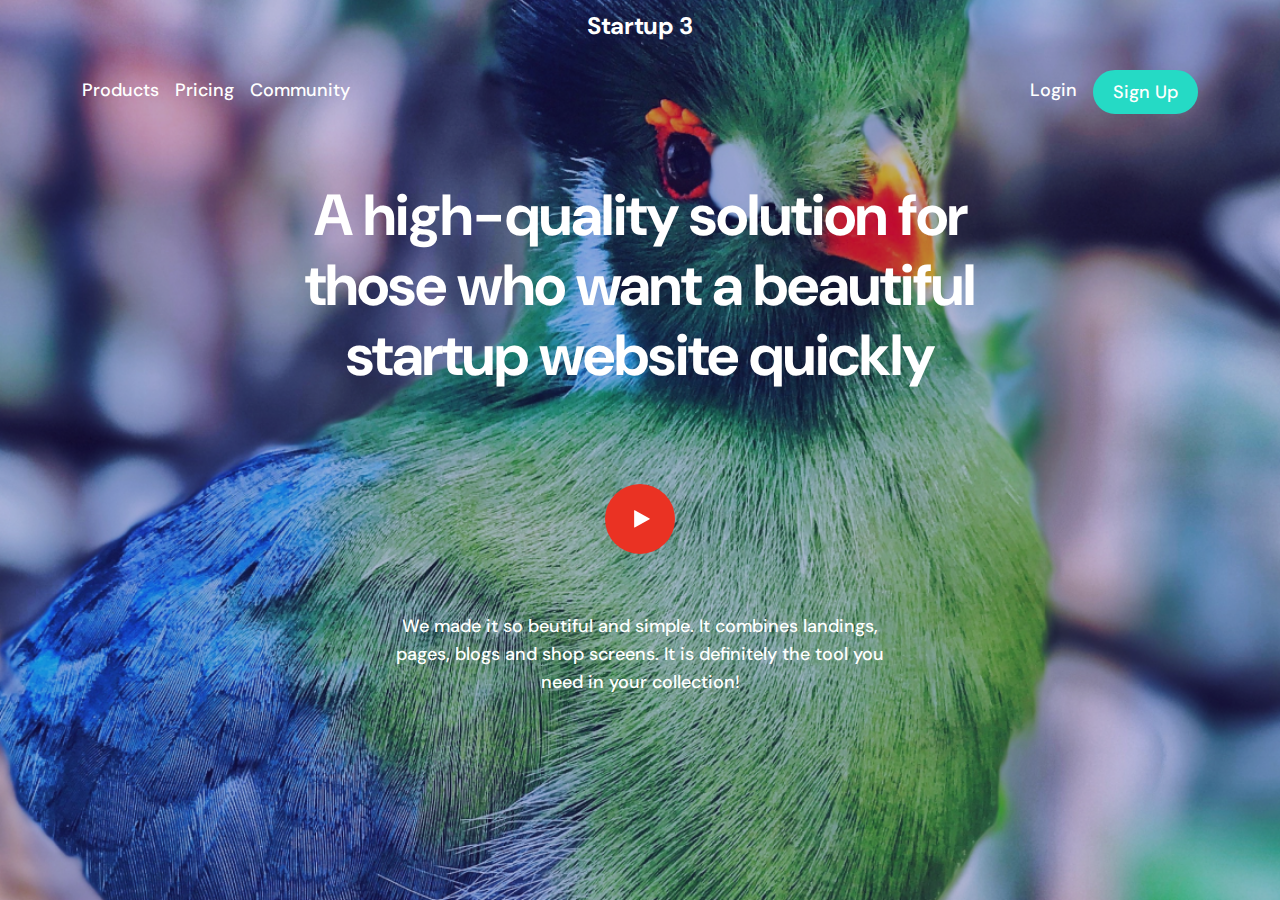
<file: index.html>
<!DOCTYPE html>
<html lang="en">

<head>
    <meta charset="UTF-8">
    <meta name="viewport" content="width=device-width, initial-scale=1.0">
    <title>header-6</title>
    <link rel="stylesheet" href="./assets/css/style.css">
    <link href="https://cdn.jsdelivr.net/npm/bootstrap@5.3.3/dist/css/bootstrap.min.css" rel="stylesheet"
        integrity="sha384-QWTKZyjpPEjISv5WaRU9OFeRpok6YctnYmDr5pNlyT2bRjXh0JMhjY6hW+ALEwIH" crossorigin="anonymous">

</head>

<body>
    <section class="min-vh-100 header-6">
        <nav class="d-flex align-items-center justify-content-center">
            <div class="container w-100">
                <div class="d-flex align-items-center justify-content-center">
                    <a href="#" class="logo">Startup 3</a>
                </div>
                <input type="checkbox" id="menu-list" hidden>
                <label for="menu-list">
                    <span></span>
                    <span></span>
                    <span></span>
                </label>
                <ul class="parent d-flex align-items-center w-100 justify-content-between list-unstyled">
                    <li>
                        <ul class="d-flex align-items-center gap-3 list-unstyled">
                            <li><a href="#" class="text">Products</a></li>
                            <li><a href="#" class="text">Pricing</a></li>
                            <li><a href="#" class="text">Community</a></li>
                        </ul>
                    </li>
                    <li>
                        <ul class="d-flex align-items-center gap-3 list-unstyled">
                            <li><a href="#" class="text">Login </a></li>
                            <li><button class="sign-btn">Sign Up </button></li>
                        </ul>
                    </li>
                </ul>
            </div>

        </nav>

        <div class="flex-grow d-flex align-items-center justify-content-center flex-column">
            <h3 class="solution">A high-quality solution for <br>
                those who want a beautiful<br> startup website quickly</h3>
            <p class="svg-youtube">
                <a href="#">
                    <svg width="70" height="70" viewBox="0 0 70 70" fill="none" xmlns="http://www.w3.org/2000/svg">
                        <rect width="70" height="70" rx="35" fill="#EA3223" />
                        <path
                            d="M44.5851 35.2031L29.7637 43.4397C29.5925 43.5365 29.4437 43.5476 29.3172 43.4732C29.1982 43.3988 29.1387 43.2649 29.1387 43.0714V26.6429C29.1387 26.4494 29.1982 26.3155 29.3172 26.2411C29.4437 26.1667 29.5925 26.1778 29.7637 26.2746L44.5851 34.5112C44.7562 34.6079 44.8418 34.7232 44.8418 34.8571C44.8418 34.9911 44.7562 35.1064 44.5851 35.2031Z"
                            fill="white" />
                    </svg>

                </a>
            </p>
            <p class="para">We made it so beutiful and simple. It combines landings,<br> pages, blogs and shop
                screens.
                It is
                definitely the tool you <br>need in your collection! </p>

        </div>







        <!--nav class="topnav">
                <input type="checkbox" id="menu-list" hidden>
                <label for="menu-list">
                    <span></span>
                    <span></span>
                    <span></span>
                </label>
                <div class="topnav-centered text-center">
                    <a href="#home" class="active">Startup 3</a>
                </div>
                <div class="parent">
                    <ul class="topnav-left d-flex align-items-center">
                        <li><a href="#news">Products</a></li>
                        <li><a href="#news">Pricing</a></li>
                        <li><a href="#contact">Community</a></li>
                    </ul>
                    <ul class="topnav-right  d-flex align-items-center">
                        <li><a href="#search">Login</a></li>
                        <li><button class="sign-btn">Sign Up</button></li>
                    </ul>
                </div>


            </nav>
        </div>
        <div class="flex-grow d-flex align-items-center justify-content-center flex-column">
            <h3 class="solution">A high-quality solution for <br>
                those who want a beautiful<br> startup website quickly</h3>
            <p class="svg-youtube">
                <a href="#">
                    <svg width="70" height="70" viewBox="0 0 70 70" fill="none" xmlns="http://www.w3.org/2000/svg">
                        <rect width="70" height="70" rx="35" fill="#EA3223" />
                        <path
                            d="M44.5851 35.2031L29.7637 43.4397C29.5925 43.5365 29.4437 43.5476 29.3172 43.4732C29.1982 43.3988 29.1387 43.2649 29.1387 43.0714V26.6429C29.1387 26.4494 29.1982 26.3155 29.3172 26.2411C29.4437 26.1667 29.5925 26.1778 29.7637 26.2746L44.5851 34.5112C44.7562 34.6079 44.8418 34.7232 44.8418 34.8571C44.8418 34.9911 44.7562 35.1064 44.5851 35.2031Z"
                            fill="white" />
                    </svg>

                </a>
            </p>
            <p class="para">We made it so beutiful and simple. It combines landings,<br> pages, blogs and shop
                screens.
                It is
                definitely the tool you <br>need in your collection! </p>

        </div-->

    </section>
    <script src="https://cdn.jsdelivr.net/npm/bootstrap@5.3.3/dist/js/bootstrap.bundle.min.js"
        integrity="sha384-YvpcrYf0tY3lHB60NNkmXc5s9fDVZLESaAA55NDzOxhy9GkcIdslK1eN7N6jIeHz"
        crossorigin="anonymous"></script>

</body>

</html>
</file>
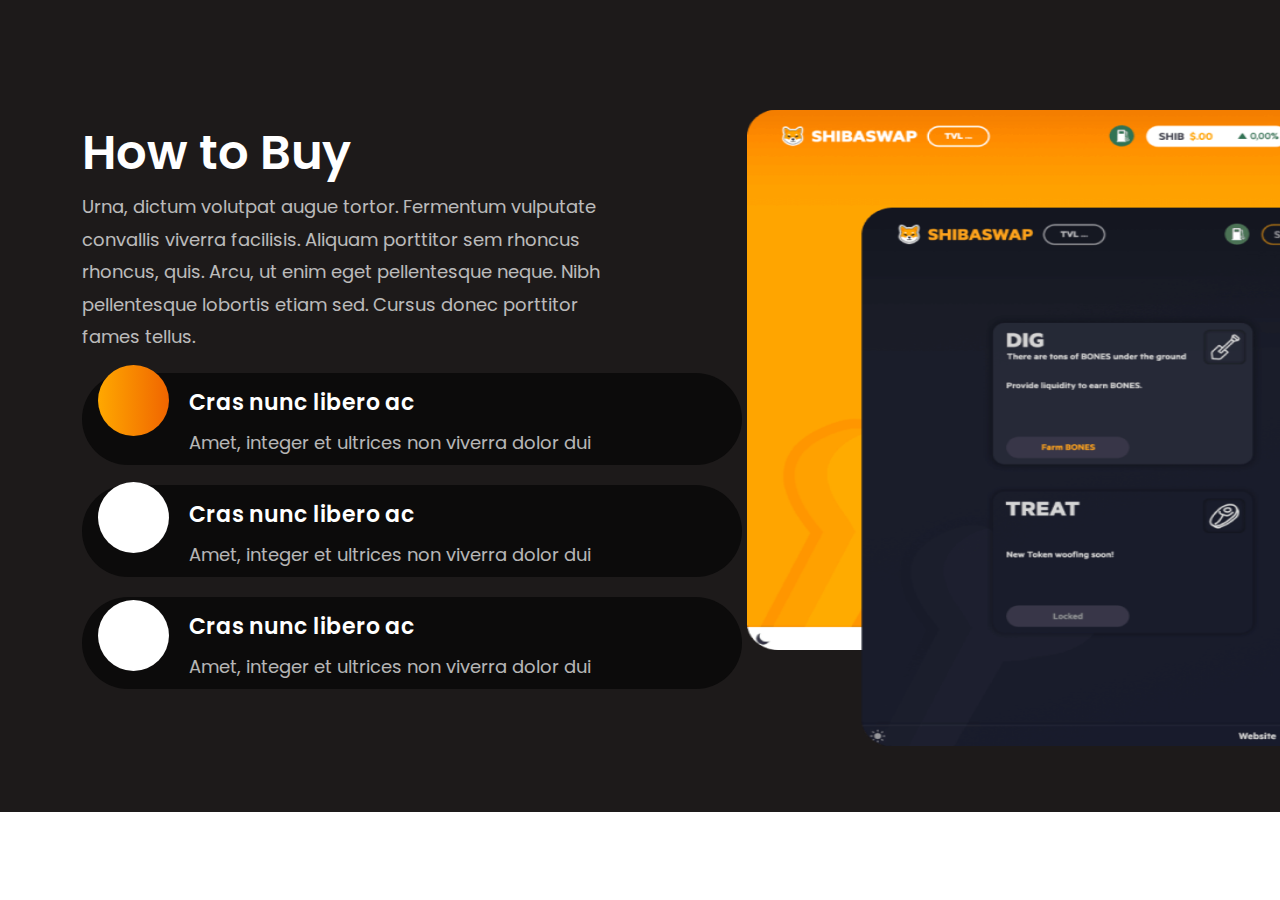
<file: overflow-section/index.html>
<!DOCTYPE html>
<html lang="en">

<head>
    <meta charset="UTF-8">
    <meta name="viewport" content="width=device-width, initial-scale=1.0">
    <title>Document</title>
    <link rel="stylesheet" href="./assets/css/overflow.css">
    <link href="https://cdn.jsdelivr.net/npm/bootstrap@5.3.3/dist/css/bootstrap.min.css" rel="stylesheet"
        integrity="sha384-QWTKZyjpPEjISv5WaRU9OFeRpok6YctnYmDr5pNlyT2bRjXh0JMhjY6hW+ALEwIH" crossorigin="anonymous">

</head>

<body>
    <section class="overflow-section">
        <div class="container w-100">
            <div class="row justify-content-between">
                <div class="col-12 col-sm-6 mb-sm-0">
                    <div class="card-overflow position-relative">
                        <h2 class="heading">How to Buy</h2>
                        <p class="para">Urna, dictum volutpat augue tortor. Fermentum vulputate convallis viverra
                            facilisis.
                            Aliquam
                            porttitor sem rhoncus rhoncus, quis. Arcu, ut enim eget pellentesque neque. Nibh
                            pellentesque
                            lobortis etiam sed. Cursus donec porttitor fames tellus.</p>
                        <div class="svg-1">
                            <svg width="71" height="71" viewBox="0 0 71 71" fill="none"
                                xmlns="http://www.w3.org/2000/svg">
                                <circle cx="35.5" cy="35.5" r="35.5" fill="url(#paint0_linear_49789_2896)" />
                                <defs>
                                    <linearGradient id="paint0_linear_49789_2896" x1="0" y1="35.5" x2="71" y2="35.5"
                                        gradientUnits="userSpaceOnUse">
                                        <stop stop-color="#FFA800" />
                                        <stop offset="1" stop-color="#F06500" />
                                    </linearGradient>
                                </defs>
                            </svg>
                        </div>
                        <div class="box-1">
                            <h1 class="Cras">Cras nunc libero ac</h1>
                            <p class="dolor">Amet, integer et ultrices non viverra dolor dui</p>
                        </div>

                        <div class="svg-2">
                            <svg width="71" height="71" viewBox="0 0 71 71" fill="none"
                                xmlns="http://www.w3.org/2000/svg">
                                <circle cx="35.5" cy="35.5" r="35.5" fill="white" />
                            </svg>
                        </div>

                        <div class="box-1">
                            <h1 class="Cras">Cras nunc libero ac</h1>
                            <p class="dolor">Amet, integer et ultrices non viverra dolor dui</p>
                        </div>

                        <div class="svg-3">
                            <svg width="71" height="71" viewBox="0 0 71 71" fill="none"
                                xmlns="http://www.w3.org/2000/svg">
                                <circle cx="35.5" cy="35.5" r="35.5" fill="white" />
                            </svg>
                        </div>

                        <div class="box-1">
                            <h1 class="Cras">Cras nunc libero ac</h1>
                            <p class="dolor">Amet, integer et ultrices non viverra dolor dui</p>
                        </div>
                    </div>
                </div>
                <div class="col-12 col-md-5 mb-md-0">
                    <div class="overflow">
                        <img src="./assets/image/png/image 4.png" alt="image" width="1056px" height="636px">
                    </div>
                </div>
            </div>
        </div>
    </section>
    <script src="https://cdn.jsdelivr.net/npm/bootstrap@5.3.3/dist/js/bootstrap.bundle.min.js"
        integrity="sha384-YvpcrYf0tY3lHB60NNkmXc5s9fDVZLESaAA55NDzOxhy9GkcIdslK1eN7N6jIeHz"
        crossorigin="anonymous"></script>

</body>

</html>
</file>
<file: assets/css/style.css>
@import url('https://fonts.googleapis.com/css2?family=DM+Sans:ital,opsz,wght@0,9..40,100..1000;1,9..40,100..1000&display=swap');



.flex-grow {
    flex-grow: 1;
}

.flex-column {
    flex-direction: column;
}


.header-6 {
    background-image: url(../image/png/beautiful.png);
    background-color: rgba(47, 24, 147, 1);
    background-size: cover;
    background-repeat: no-repeat;
    background-position: center;
    padding: 10px;
}

.text {
    font-family: "DM Sans", sans-serif;
    font-size: 18px;
    font-weight: 500;
    line-height: 26px;
    text-align: left;
    color: rgba(255, 255, 255, 1);
    text-decoration: none !important;
}

.sign-btn {
    background: rgba(37, 218, 197, 1);
    font-family: "DM Sans", sans-serif;
    font-size: 18px;
    font-weight: 500;
    line-height: 26px;
    margin-top: 5px;
    padding: 7px 18px;
    cursor: pointer;
    text-align: center;
    color: rgba(255, 255, 255, 1);
    border-radius: 100px;
    border: 2px solid rgba(37, 218, 197, 1);
}

.solution {
    font-family: "DM Sans", sans-serif;
    font-size: 58px;
    font-weight: 700;
    line-height: 70px;
    padding-top: 50px;
    letter-spacing: -1px;
    text-align: center;
    color: rgba(255, 255, 255, 1);
    padding-bottom: 86px;
}

.para {
    font-family: "DM Sans", sans-serif;
    font-size: 18px;
    font-weight: 500;
    line-height: 28px;
    text-align: center;
    color: rgba(255, 255, 255, 1);
    padding-top: 42px;
}

.svg-youtube {
    display: flex;
    align-items: center;
    justify-content: center;
}

.logo {
    font-family: "DM Sans", sans-serif;
    font-size: 24px;
    font-weight: 700;
    line-height: 31.25px;
    letter-spacing: -0.2926828861236572px;
    text-align: center;
    color: rgba(255, 255, 255, 1);
    text-decoration: none !important;
}


/*media query*/

@media (max-width:992px) {
    label[for="menu-list"] {
        width: 30px;
        height: 30px;
        display: flex;
        flex-direction: column;
        justify-content: space-between;
        align-items: center;
        cursor: pointer;
        position: relative;
        z-index: 3;
    }

    label[for="menu-list"]>span {
        width: 100%;
        height: 3px;
        background-color: white;
        z-index: 2;
        left: 0;
    }

    input#menu-list:checked~.parent {
        background: rgba(47, 24, 147, 1);
        right: 0;
    }

    input:checked~label[for="menu-list"]>span:nth-child(1) {
        transform: rotate(64deg);
        transform-origin: left;
    }

    input:checked~label[for="menu-list"]>span:nth-child(2) {
        transform: rotate(-40deg);
        opacity: 0;

    }

    input:checked~label[for="menu-list"]>span:nth-child(3) {
        transform: rotate(-63deg);
        transform-origin: left;
    }

    .parent ul {
        flex-direction: column;
    }

    .parent {
        display: flex;
        flex-direction: column;
        justify-content: center;
        width: 100%;
        height: 100%;
        background: lightcoral;
        position: fixed;
        top: 0;
        right: -100%;
        z-index: 1;
        transition: all 200ms linear;
    }
}
</file>
<file: overflow-section/assets/css/overflow.css>
@import url('https://fonts.googleapis.com/css2?family=Poppins:ital,wght@0,100;0,200;0,300;0,400;0,500;0,600;0,700;0,800;0,900;1,100;1,200;1,300;1,400;1,500;1,600;1,700;1,800;1,900&display=swap');

.heading {
    font-family: "Poppins", sans-serif;
    font-size: 48px;
    font-weight: 600;
    line-height: 61.44px;
    text-align: left;
    color: rgba(255, 255, 255, 1);
}

.overflow-section {
    background: rgba(29, 26, 26, 1);
    overflow: hidden;
}

.para {
    font-family: "Poppins", sans-serif;
    font-size: 18px;
    font-weight: 400;
    line-height: 32.4px;
    text-align: left;
    color: rgba(255, 255, 255, 1);
    opacity: 70%;
}

.box-1 {
    background: rgba(12, 11, 11, 1);
    width: 660px;
    height: 92px;
    border-radius: 46px;
    margin-top: 20px;
}

.Cras {
    font-family: "Poppins", sans-serif;
    font-size: 22px;
    font-weight: 600;
    line-height: 33px;
    text-align: left;
    color: rgba(255, 255, 255, 1);
    padding-left: 107px;
    padding-top: 13px;
}

.card-overflow {
    padding-top: 122px;
    padding-bottom: 121px;
}

.overflow {
    padding-top: 110px;
    padding-bottom: 66px;
}

.dolor {
    font-family: "Poppins", sans-serif;
    font-size: 18px;
    font-weight: 400;
    line-height: 32.4px;
    text-align: left;
    color: rgba(255, 255, 255, 1);
    opacity: 70%;
    padding-left: 107px;
}

.svg-1 {
    position: absolute;
    left: 3%;
    top: 45%;
}

.svg-2 {
    position: absolute;
    left: 3%;
    top: 59.5%;
}

.svg-3 {
    position: absolute;
    left: 3%;
    top: 74%;
}
@media(min-width:576px){
    .col-sm-6{
        width: 50%;
        padding-left: 12px;
        padding-right: 12px;
    }
    .mb-sm-0{
        margin-bottom: 0px;
    }
}
@media(min-width:768px){
    .col-md-5{
        width: 41.66%;
        padding-left: 12px;
        padding-right: 12px;
    }
    .mb-md-0{
        margin-bottom: 0px;
    }
}
</file>
